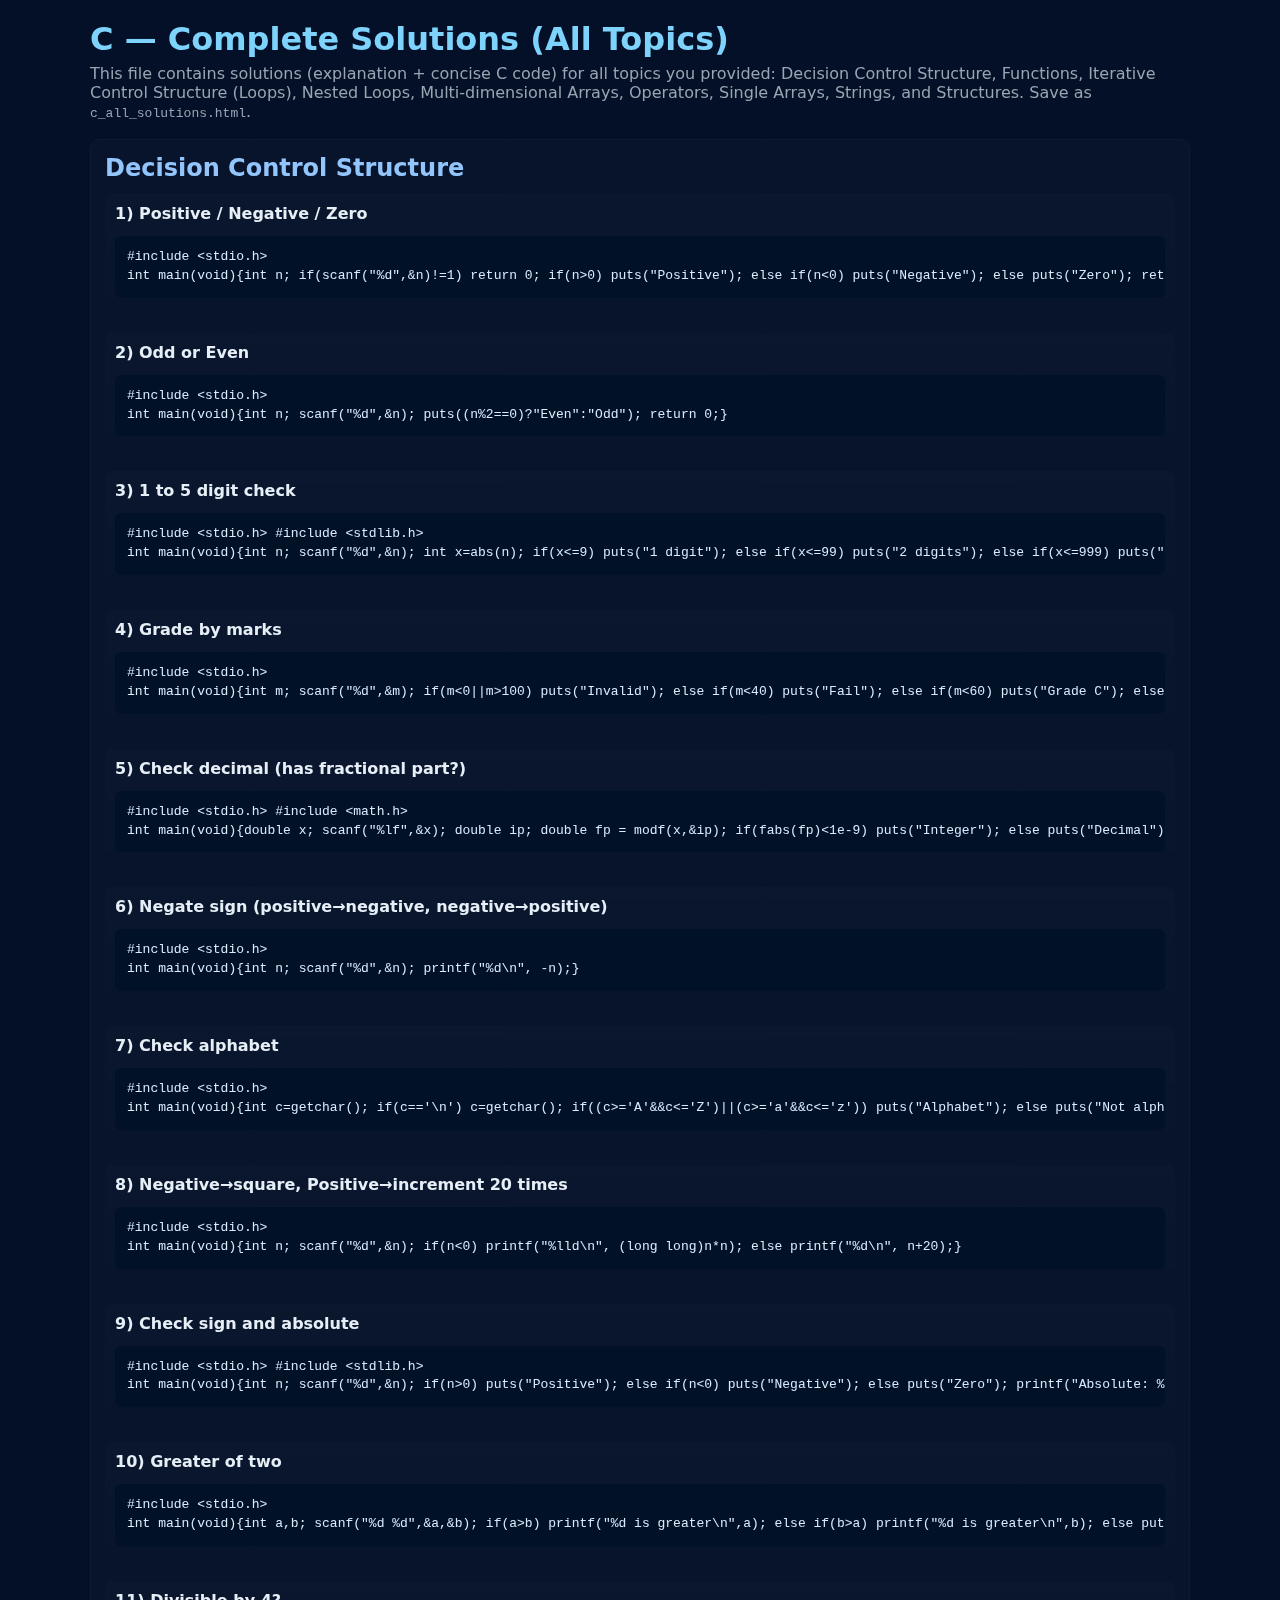
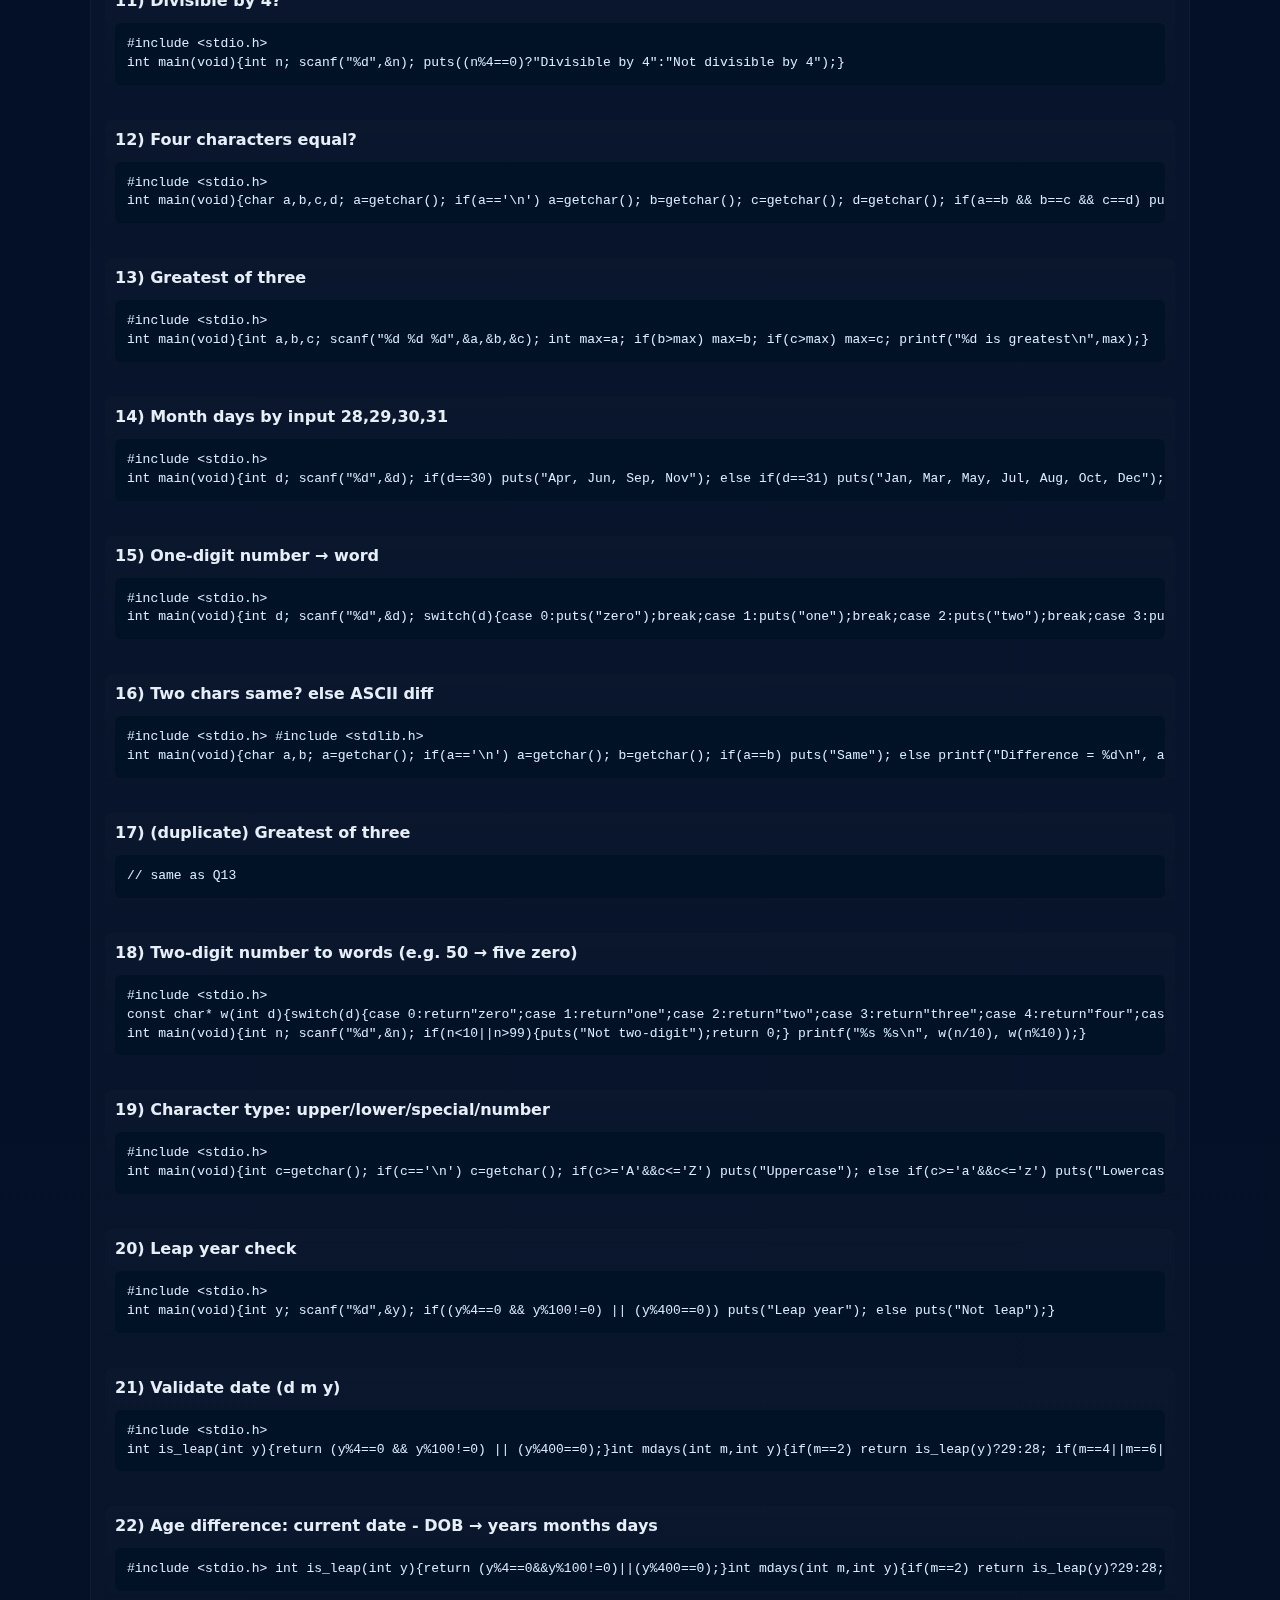
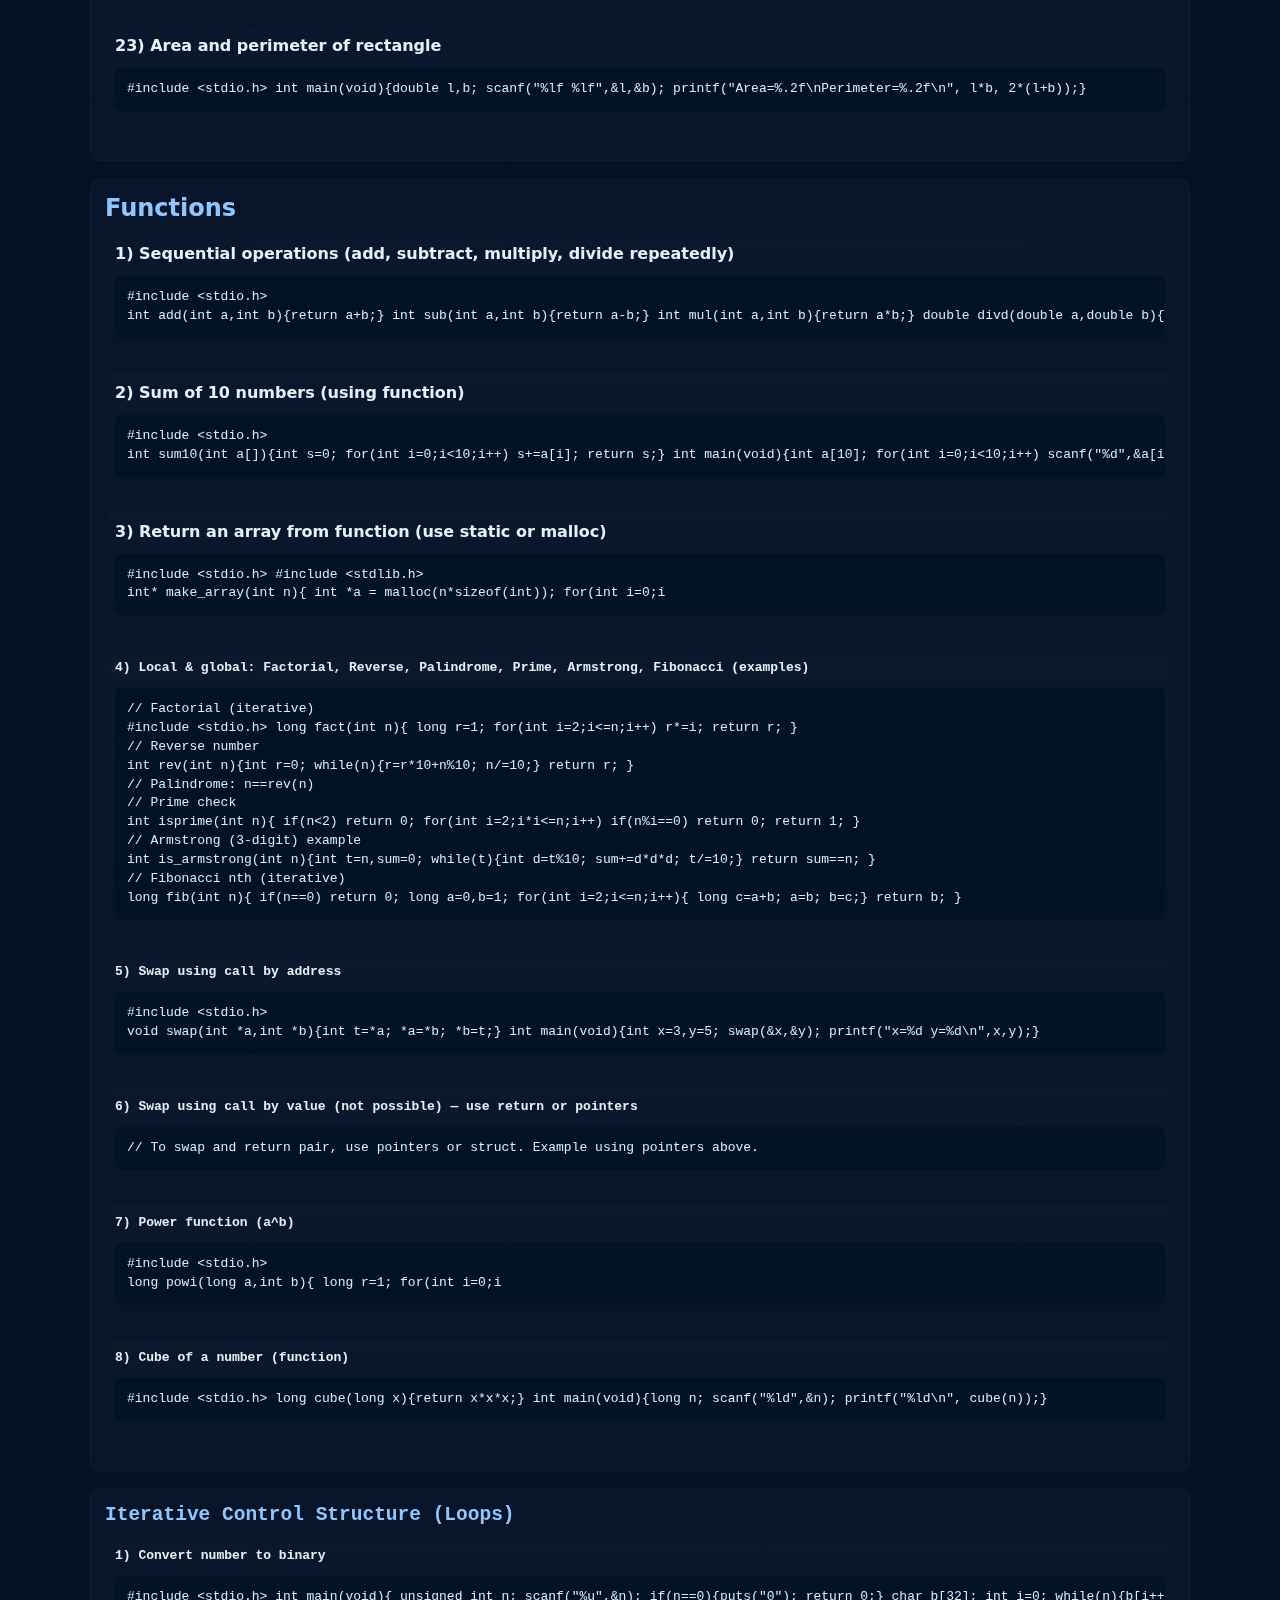
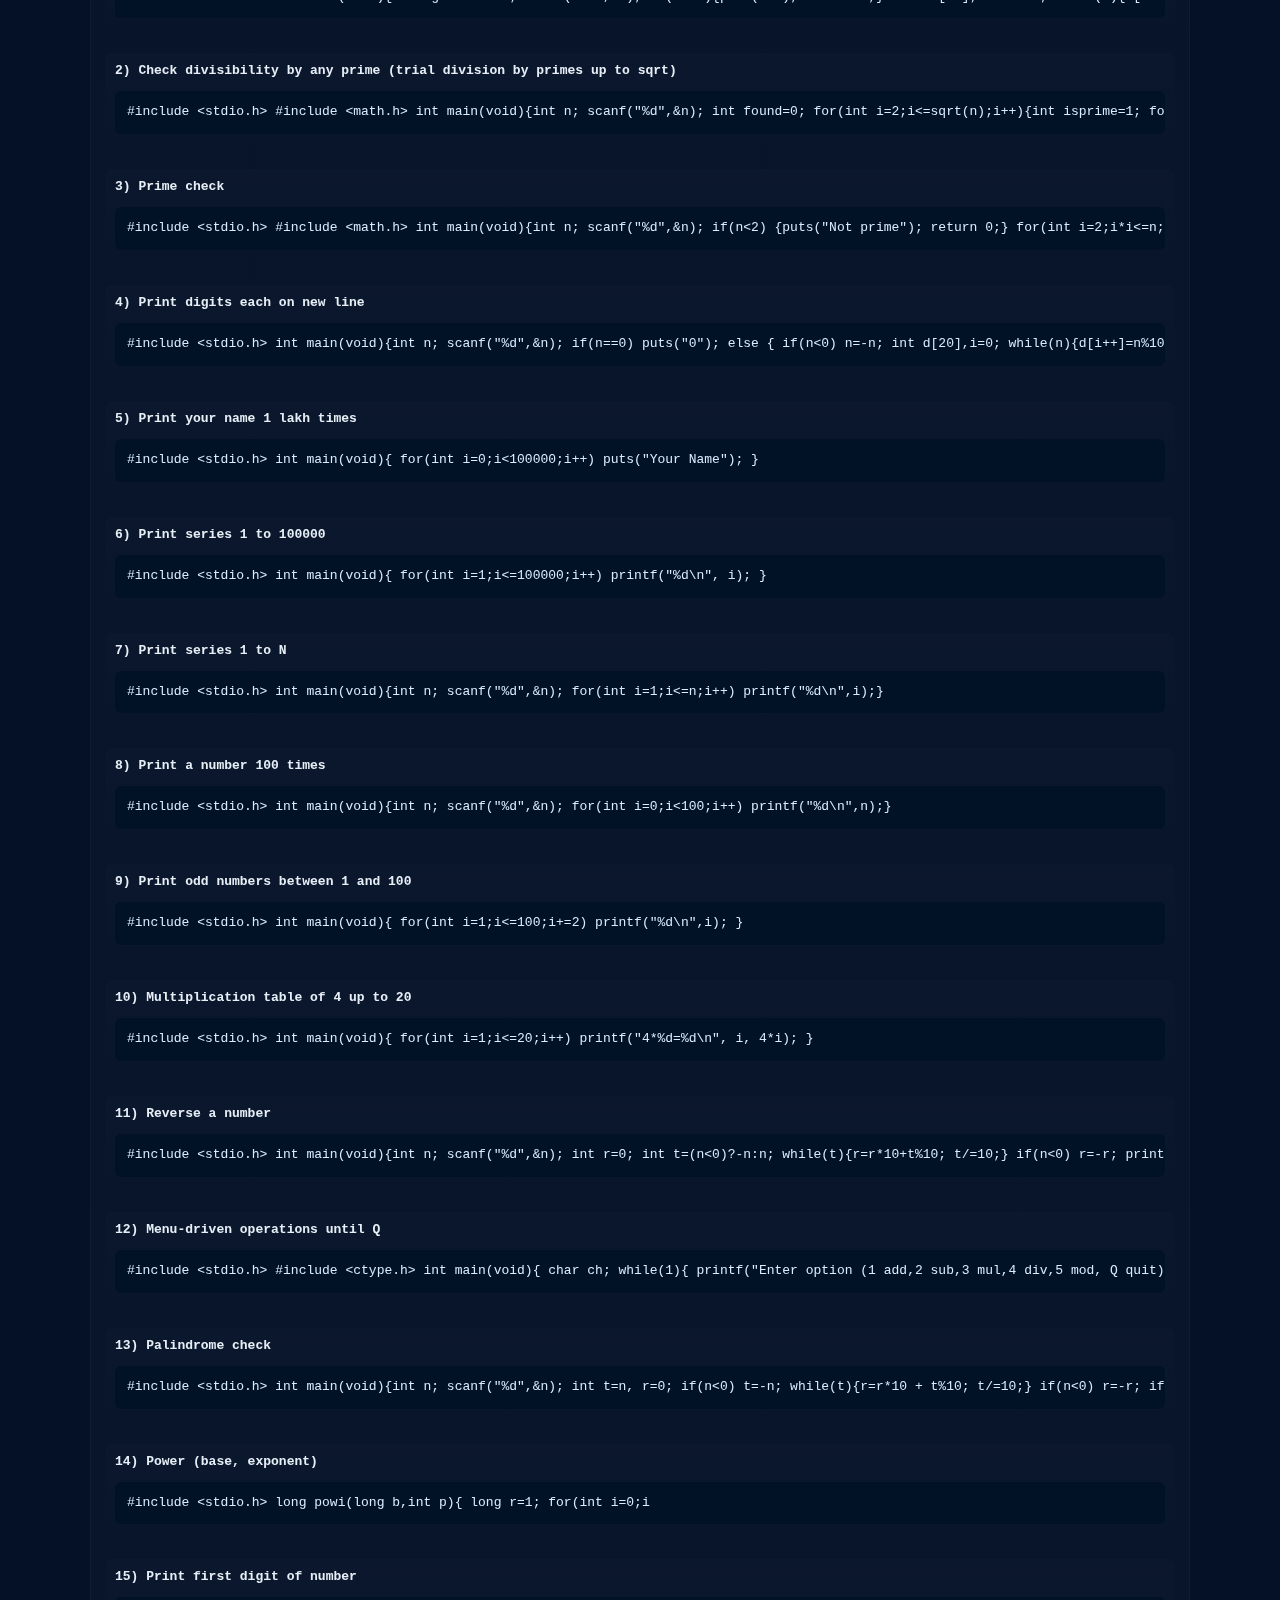
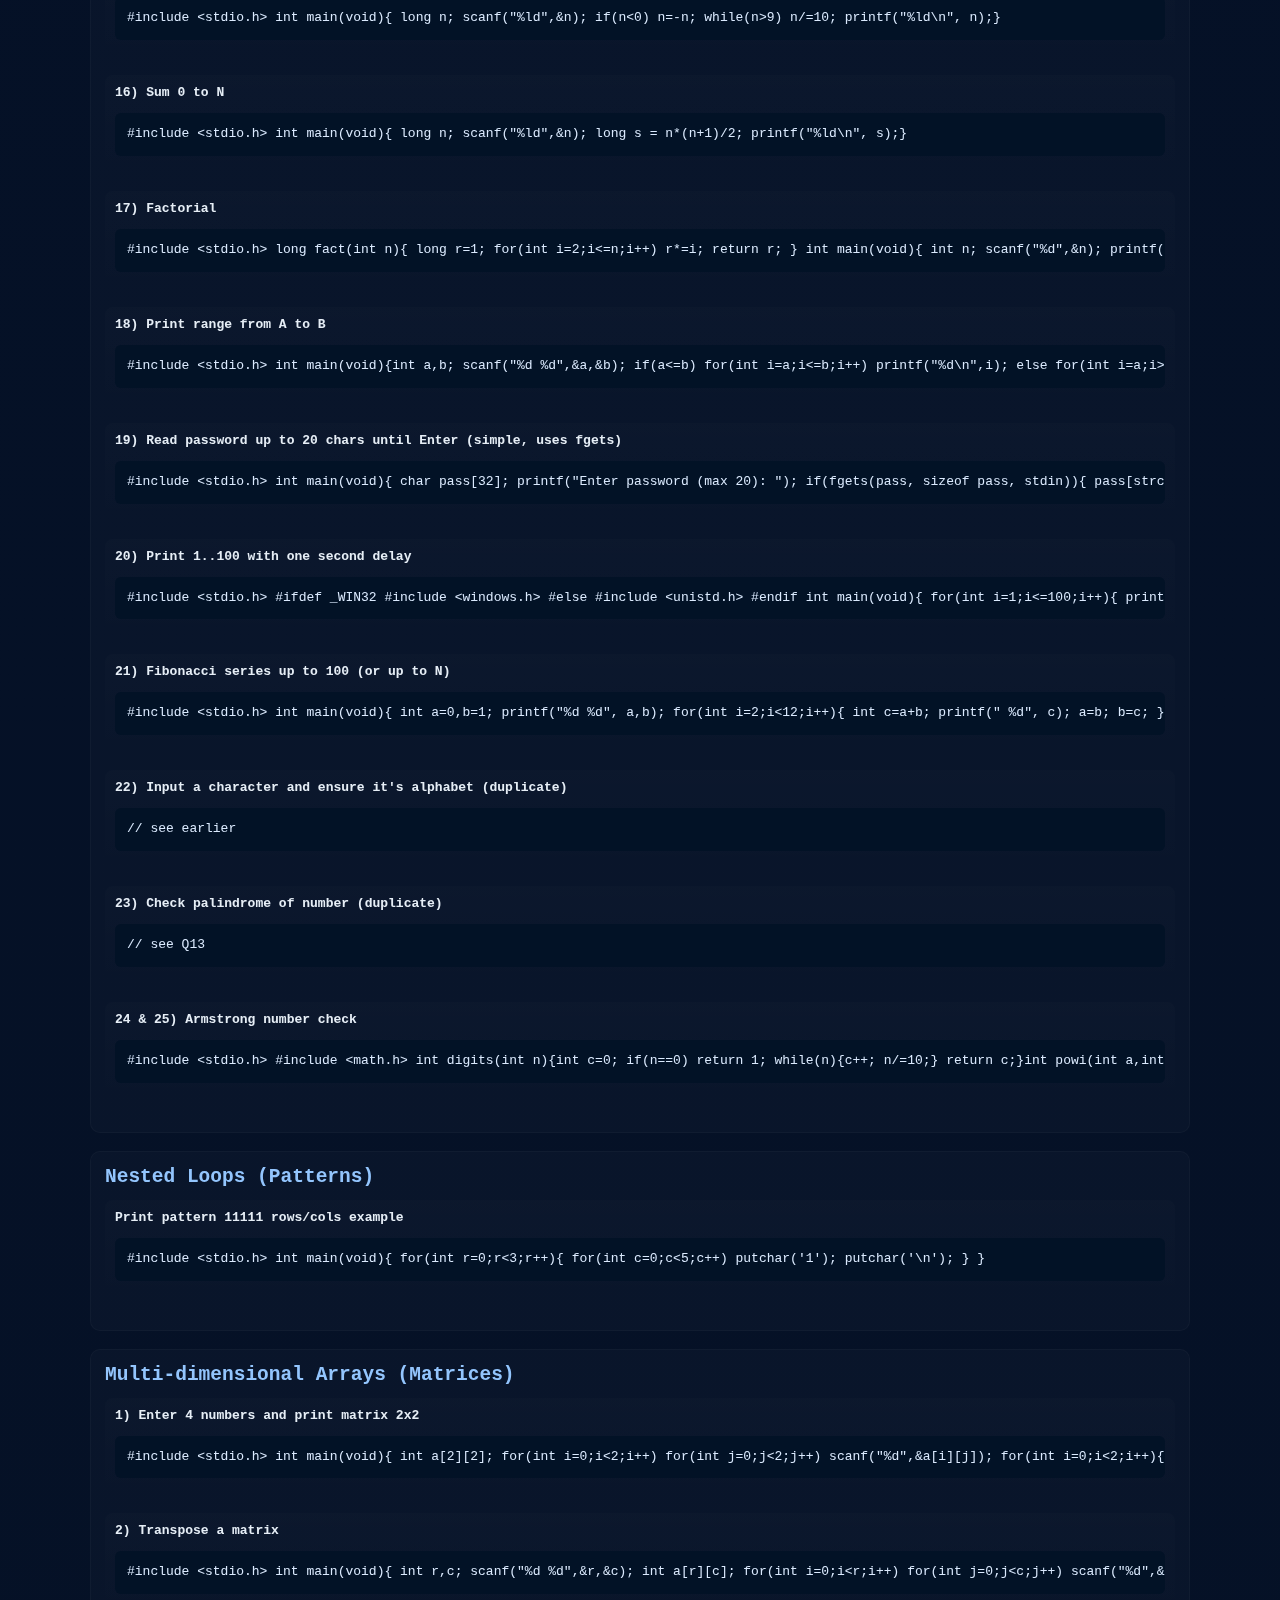
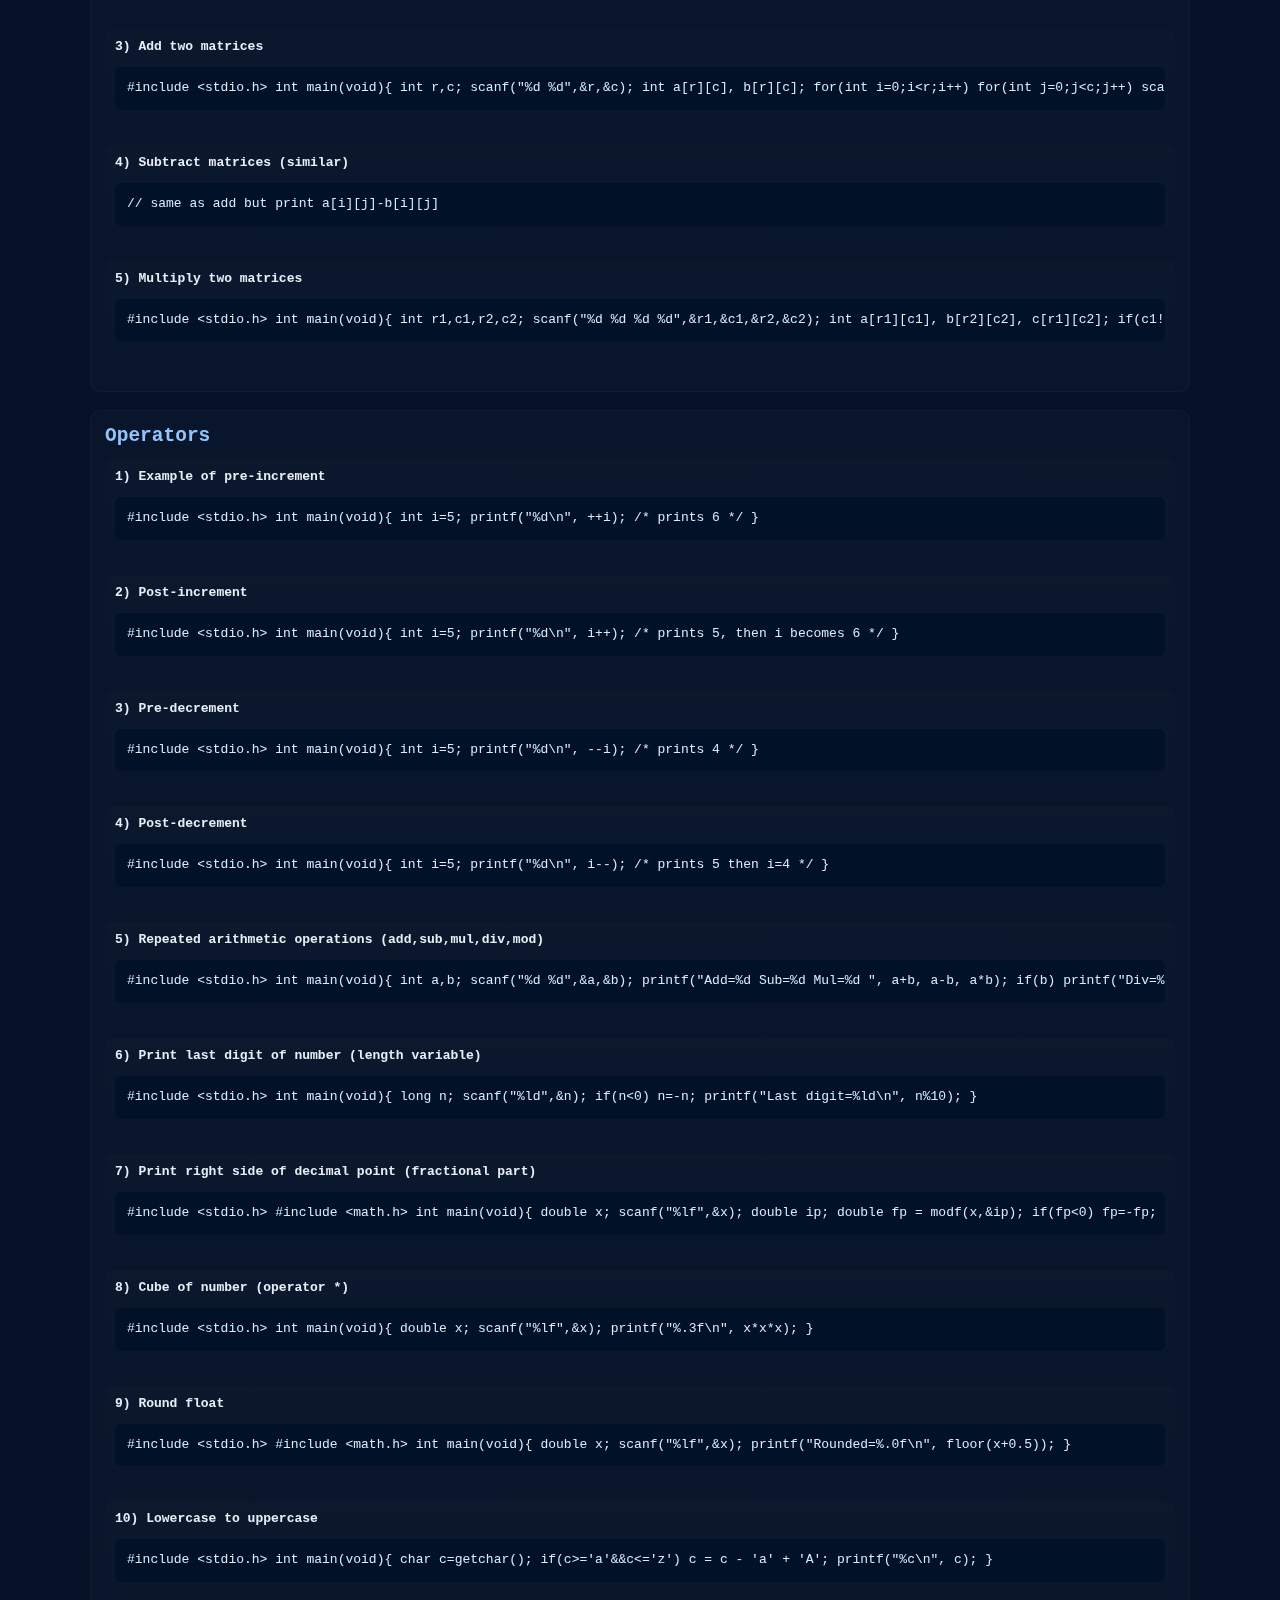
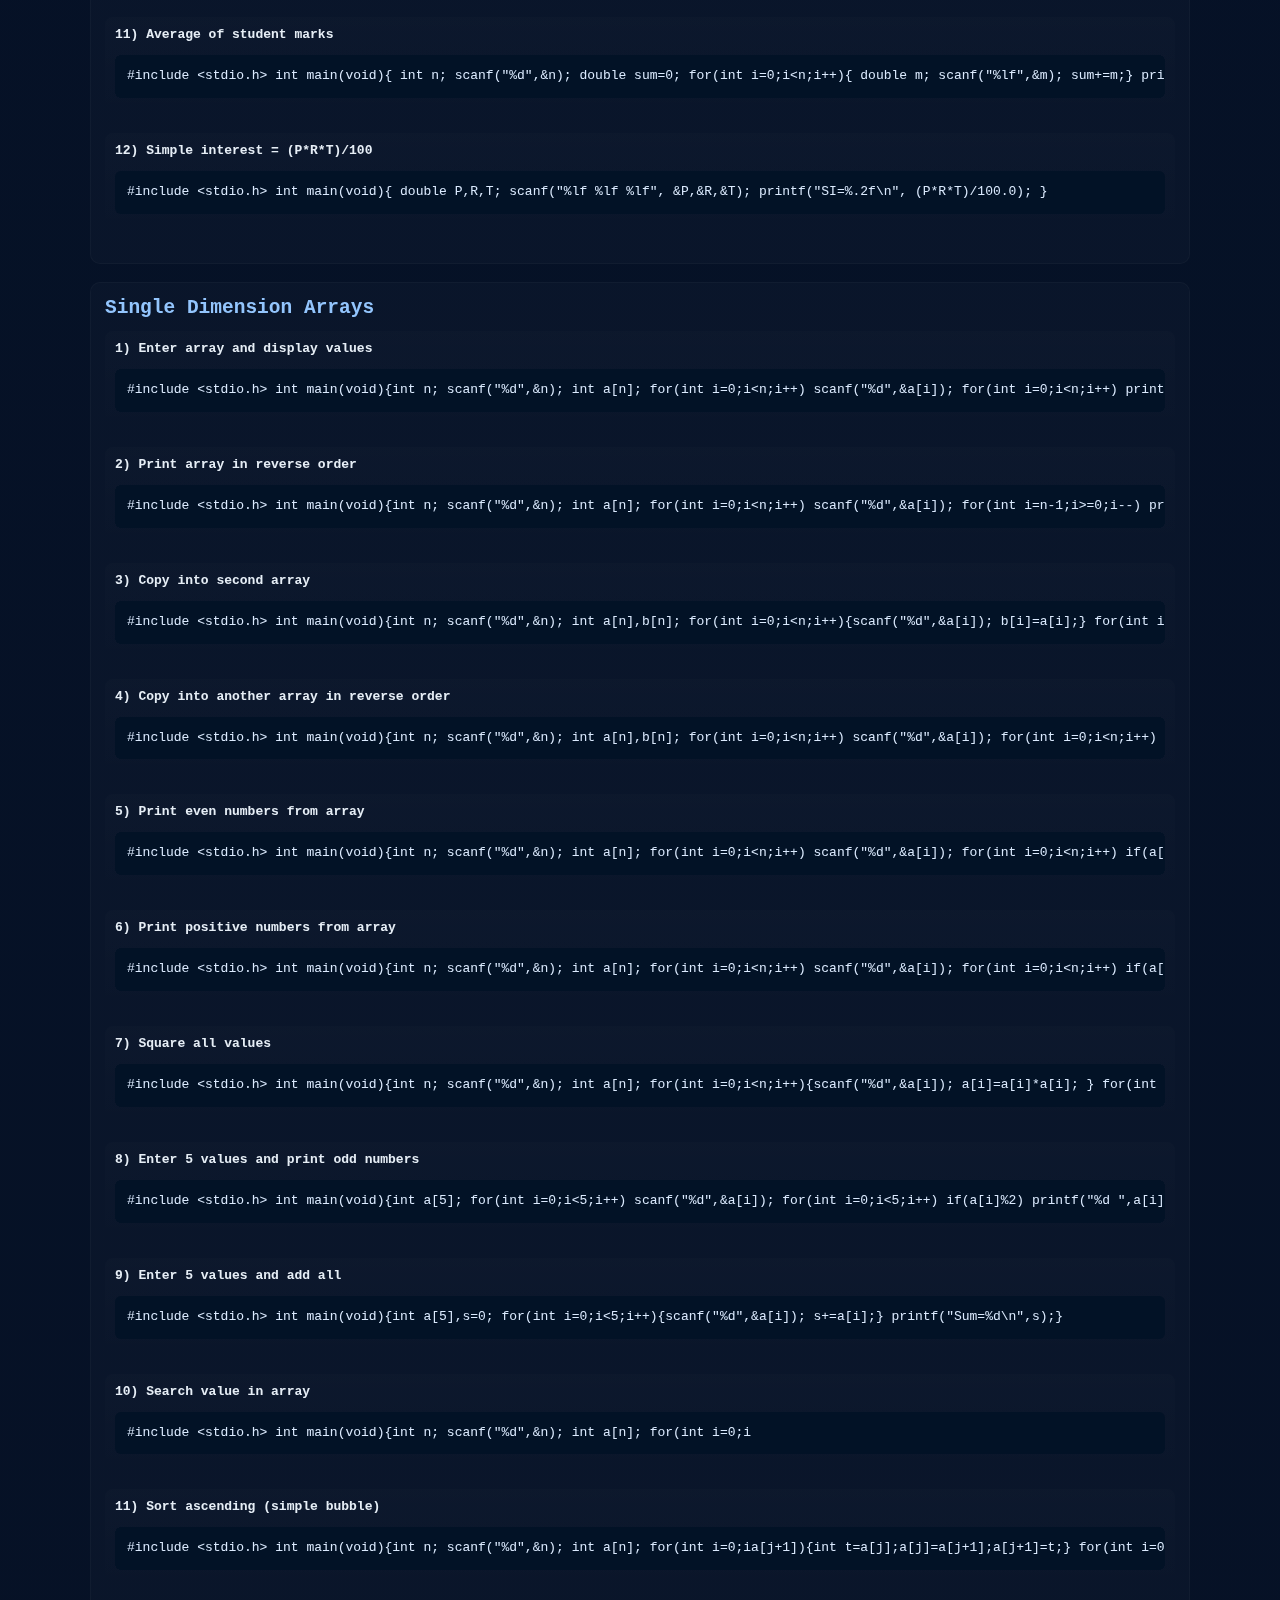
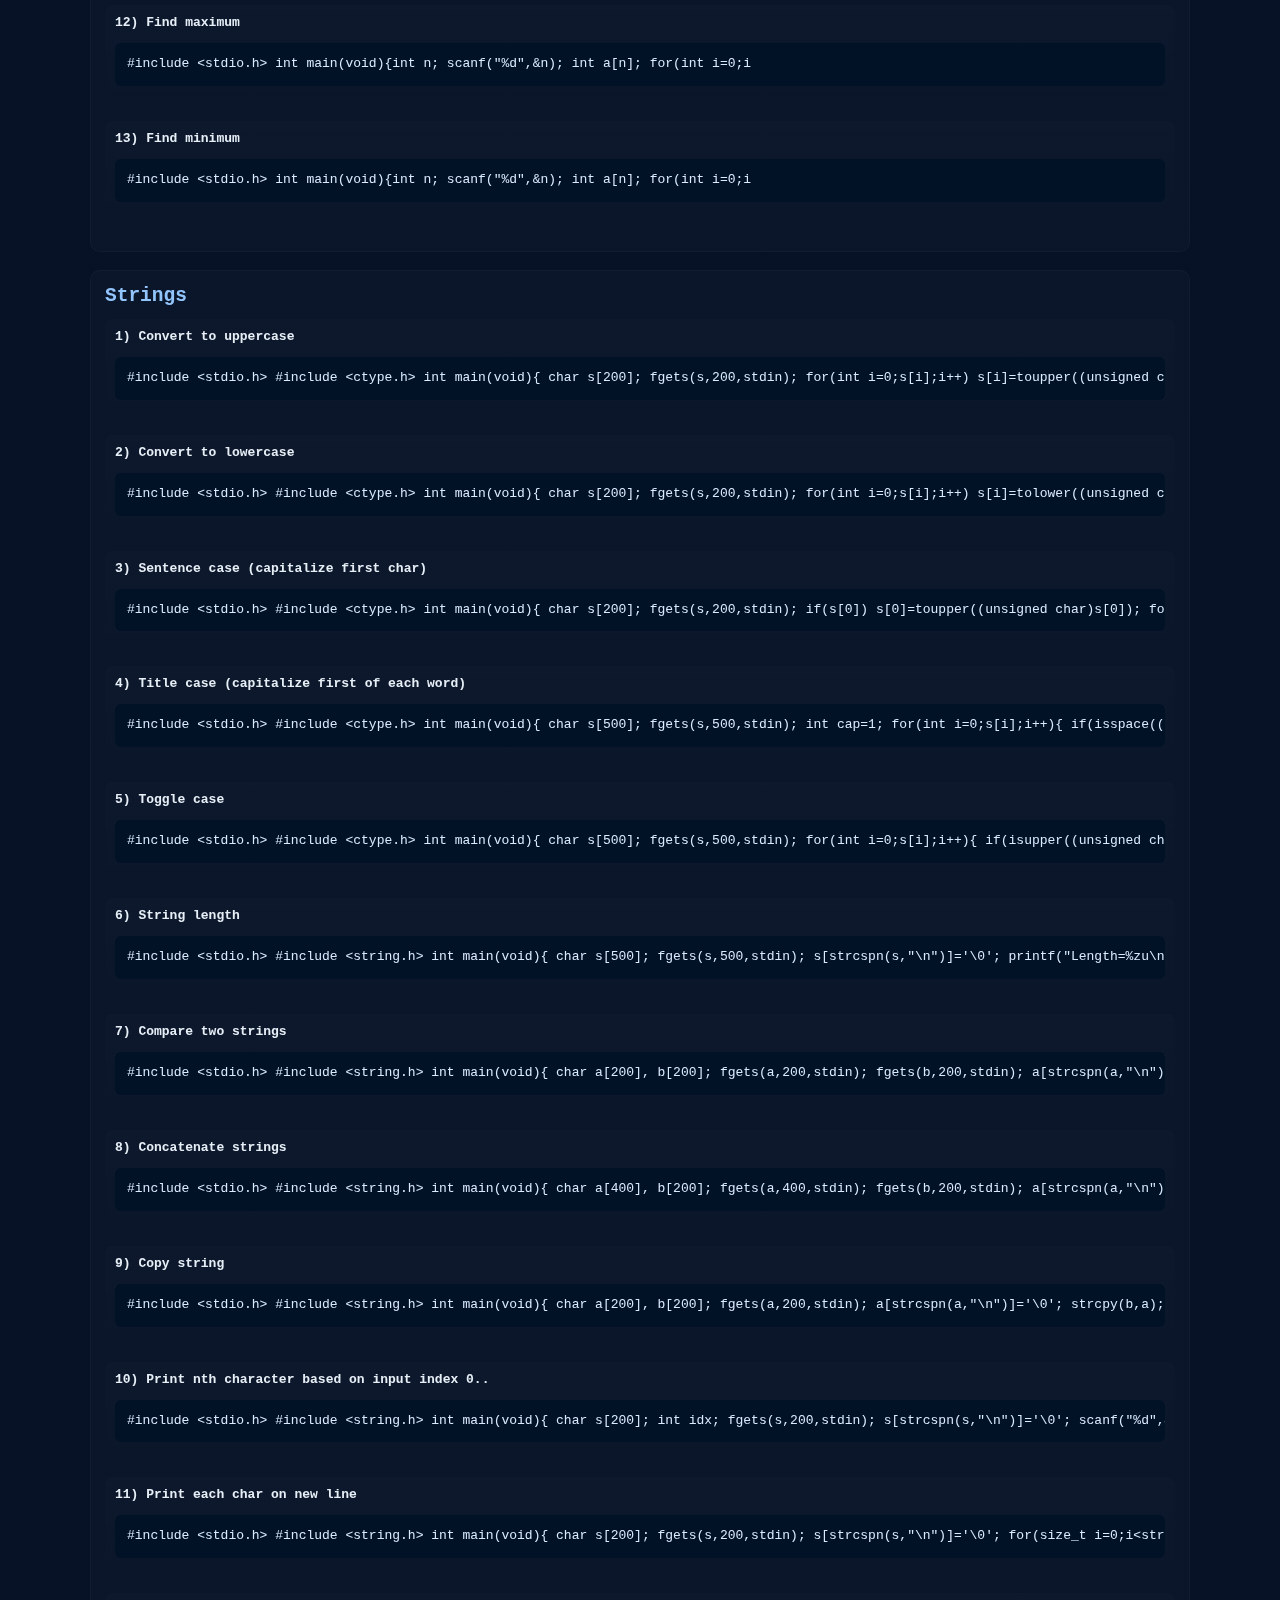
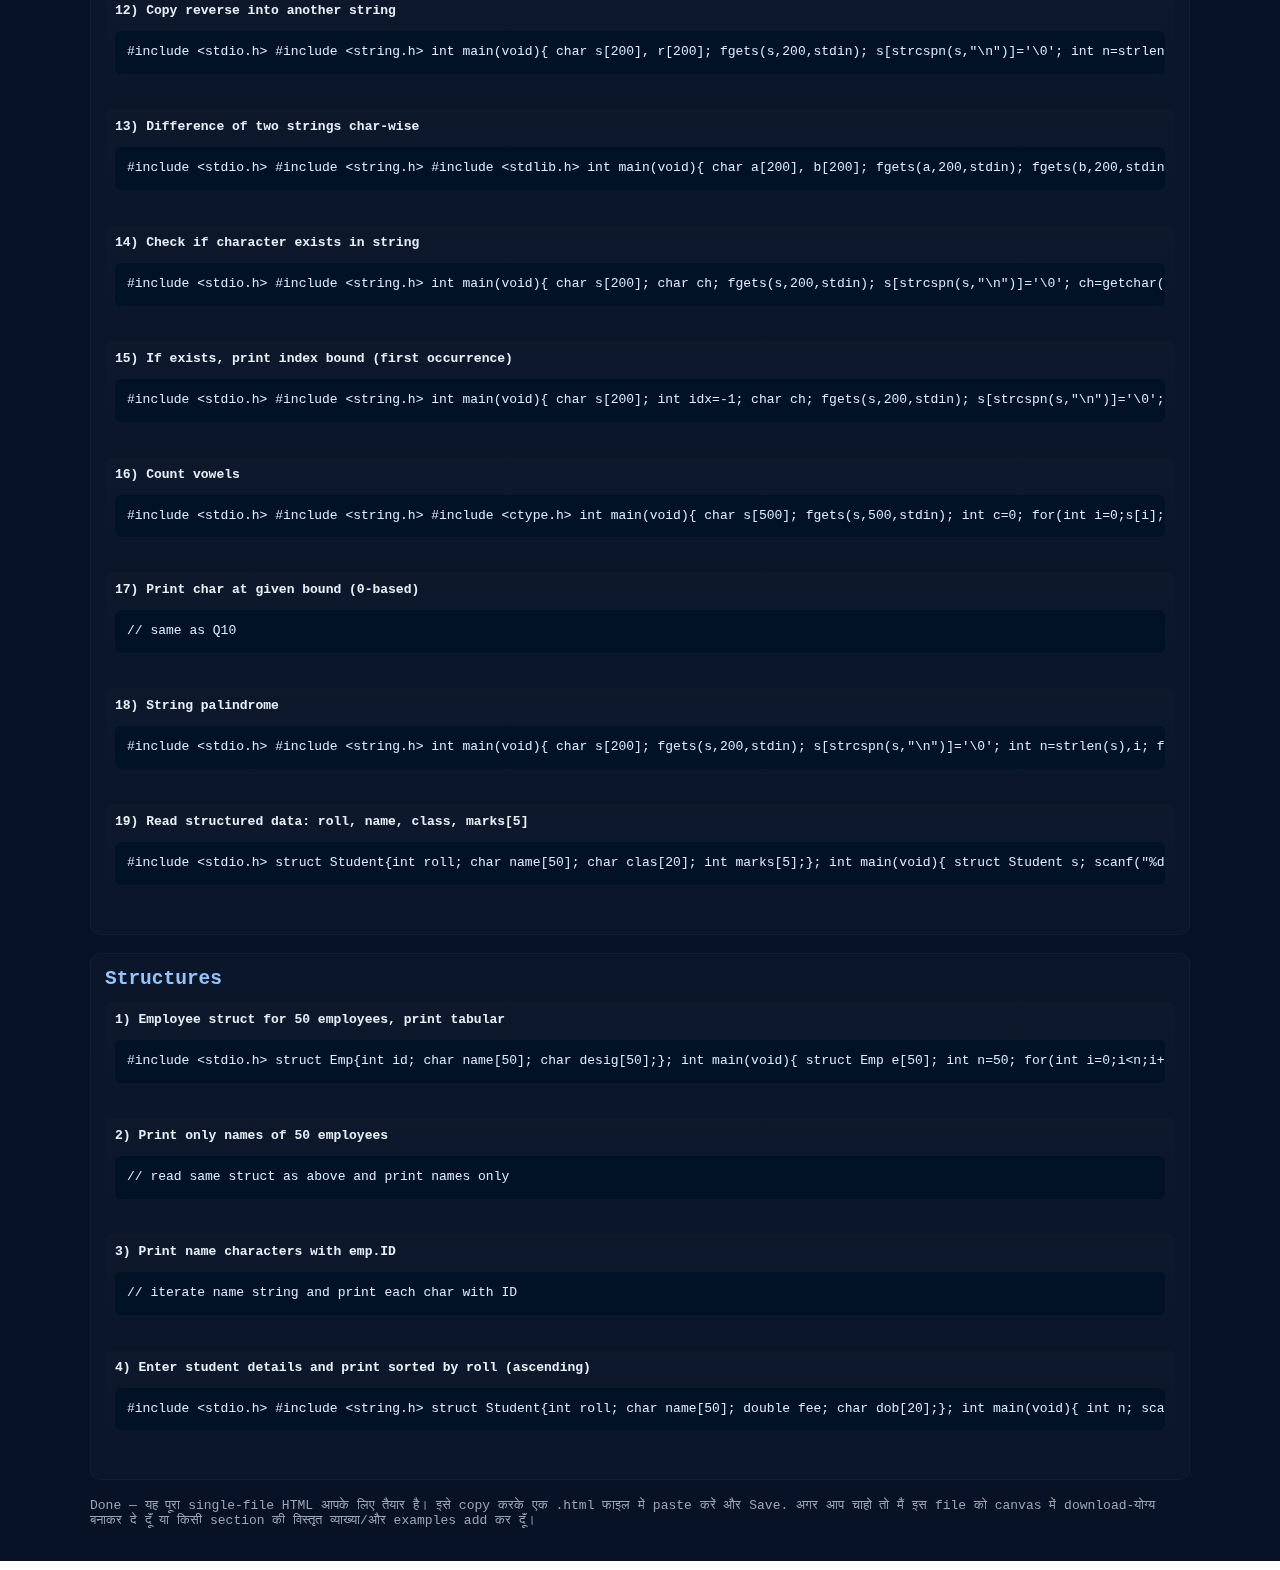
<file: C — Full Solutions (All Topics).html>
<!doctype html>
<html lang="en">
<head>
  <meta charset="utf-8" />
  <title>C — Full Solutions (All Topics)</title>
  <meta name="viewport" content="width=device-width,initial-scale=1" />
  <style>
    :root{--bg:#071029;--card:#0b1220;--mut:#9aa4b2;--accent:#7dd3fc}
    body{margin:0;font-family:Inter,system-ui,Segoe UI,Roboto,Arial;background:linear-gradient(180deg,#031027,#071226);color:#e6eef6;padding:20px}
    .wrap{max-width:1100px;margin:0 auto}
    header{display:flex;align-items:center;gap:12px}
    header h1{margin:0;color:var(--accent)}
    .intro{color:var(--mut);margin:6px 0 18px}
    section{background:rgba(255,255,255,0.02);border-radius:10px;padding:14px;margin-bottom:18px;border:1px solid rgba(255,255,255,0.03)}
    h2{margin:0 0 8px;color:#93c5fd}
    .q{margin:12px 0;padding:10px;border-radius:8px;background:linear-gradient(180deg, rgba(255,255,255,0.01), transparent)}
    .q strong{display:block;margin-bottom:8px}
    pre{background:#021226;padding:12px;border-radius:6px;overflow:auto;color:#dbeafe;font-size:13px;line-height:1.45}
    .note{color:var(--mut);font-size:13px}
    footer{color:var(--mut);margin-top:12px;font-size:13px}
    @media (max-width:700px){body{padding:12px}}
  </style>
</head>
<body>
  <div class="wrap">
    <header>
      <h1>C — Complete Solutions (All Topics)</h1>
    </header>
    <p class="intro">This file contains solutions (explanation + concise C code) for all topics you provided: Decision Control Structure, Functions, Iterative Control Structure (Loops), Nested Loops, Multi-dimensional Arrays, Operators, Single Arrays, Strings, and Structures. Save as <code>c_all_solutions.html</code>.</p>

    <!-- Decision Control Structure (already included previously) -->
    <section>
      <h2>Decision Control Structure</h2>
      <div class="q"><strong>1) Positive / Negative / Zero</strong>
<pre><code>#include &lt;stdio.h&gt;
int main(void){int n; if(scanf("%d",&n)!=1) return 0; if(n>0) puts("Positive"); else if(n<0) puts("Negative"); else puts("Zero"); return 0;}
</code></pre></div>
      <div class="q"><strong>2) Odd or Even</strong>
<pre><code>#include &lt;stdio.h&gt;
int main(void){int n; scanf("%d",&n); puts((n%2==0)?"Even":"Odd"); return 0;}
</code></pre></div>
      <div class="q"><strong>3) 1 to 5 digit check</strong>
<pre><code>#include &lt;stdio.h&gt; #include &lt;stdlib.h&gt;
int main(void){int n; scanf("%d",&n); int x=abs(n); if(x<=9) puts("1 digit"); else if(x<=99) puts("2 digits"); else if(x<=999) puts("3 digits"); else if(x<=9999) puts("4 digits"); else if(x<=99999) puts("5 digits"); else puts("More than 5 digits");}
</code></pre></div>
      <div class="q"><strong>4) Grade by marks</strong>
<pre><code>#include &lt;stdio.h&gt;
int main(void){int m; scanf("%d",&m); if(m<0||m>100) puts("Invalid"); else if(m<40) puts("Fail"); else if(m<60) puts("Grade C"); else if(m<80) puts("Grade B"); else puts("Grade A");}
</code></pre></div>
      <div class="q"><strong>5) Check decimal (has fractional part?)</strong>
<pre><code>#include &lt;stdio.h&gt; #include &lt;math.h&gt;
int main(void){double x; scanf("%lf",&x); double ip; double fp = modf(x,&ip); if(fabs(fp)&lt;1e-9) puts("Integer"); else puts("Decimal");}
</code></pre></div>
      <div class="q"><strong>6) Negate sign (positive→negative, negative→positive)</strong>
<pre><code>#include &lt;stdio.h&gt;
int main(void){int n; scanf("%d",&n); printf("%d\n", -n);}
</code></pre></div>
      <div class="q"><strong>7) Check alphabet</strong>
<pre><code>#include &lt;stdio.h&gt;
int main(void){int c=getchar(); if(c=='\n') c=getchar(); if((c&gt;='A'&&c&lt;='Z')||(c&gt;='a'&&c&lt;='z')) puts("Alphabet"); else puts("Not alphabet");}
</code></pre></div>
      <div class="q"><strong>8) Negative→square, Positive→increment 20 times</strong>
<pre><code>#include &lt;stdio.h&gt; 
int main(void){int n; scanf("%d",&n); if(n&lt;0) printf("%lld\n", (long long)n*n); else printf("%d\n", n+20);}
</code></pre></div>
      <div class="q"><strong>9) Check sign and absolute</strong>
<pre><code>#include &lt;stdio.h&gt; #include &lt;stdlib.h&gt;
int main(void){int n; scanf("%d",&n); if(n&gt;0) puts("Positive"); else if(n&lt;0) puts("Negative"); else puts("Zero"); printf("Absolute: %d\n", abs(n));}
</code></pre></div>
      <div class="q"><strong>10) Greater of two</strong>
<pre><code>#include &lt;stdio.h&gt;
int main(void){int a,b; scanf("%d %d",&a,&b); if(a&gt;b) printf("%d is greater\n",a); else if(b&gt;a) printf("%d is greater\n",b); else puts("Equal");}
</code></pre></div>
      <div class="q"><strong>11) Divisible by 4?</strong>
<pre><code>#include &lt;stdio.h&gt;
int main(void){int n; scanf("%d",&n); puts((n%4==0)?"Divisible by 4":"Not divisible by 4");}
</code></pre></div>
      <div class="q"><strong>12) Four characters equal?</strong>
<pre><code>#include &lt;stdio.h&gt;
int main(void){char a,b,c,d; a=getchar(); if(a=='\n') a=getchar(); b=getchar(); c=getchar(); d=getchar(); if(a==b && b==c && c==d) puts("All equal"); else puts("Not equal");}
</code></pre></div>
      <div class="q"><strong>13) Greatest of three</strong>
<pre><code>#include &lt;stdio.h&gt;
int main(void){int a,b,c; scanf("%d %d %d",&a,&b,&c); int max=a; if(b&gt;max) max=b; if(c&gt;max) max=c; printf("%d is greatest\n",max);}
</code></pre></div>
      <div class="q"><strong>14) Month days by input 28,29,30,31</strong>
<pre><code>#include &lt;stdio.h&gt;
int main(void){int d; scanf("%d",&d); if(d==30) puts("Apr, Jun, Sep, Nov"); else if(d==31) puts("Jan, Mar, May, Jul, Aug, Oct, Dec"); else if(d==28) puts("Feb - non-leap"); else if(d==29) puts("Feb - leap"); else puts("Invalid");}
</code></pre></div>
      <div class="q"><strong>15) One-digit number → word</strong>
<pre><code>#include &lt;stdio.h&gt;
int main(void){int d; scanf("%d",&d); switch(d){case 0:puts("zero");break;case 1:puts("one");break;case 2:puts("two");break;case 3:puts("three");break;case 4:puts("four");break;case 5:puts("five");break;case 6:puts("six");break;case 7:puts("seven");break;case 8:puts("eight");break;case 9:puts("nine");break;default:puts("Not single digit");}}
</code></pre></div>
      <div class="q"><strong>16) Two chars same? else ASCII diff</strong>
<pre><code>#include &lt;stdio.h&gt; #include &lt;stdlib.h&gt;
int main(void){char a,b; a=getchar(); if(a=='\n') a=getchar(); b=getchar(); if(a==b) puts("Same"); else printf("Difference = %d\n", abs(a-b));}
</code></pre></div>
      <div class="q"><strong>17) (duplicate) Greatest of three</strong>
      <pre><code>// same as Q13</code></pre></div>
      <div class="q"><strong>18) Two-digit number to words (e.g. 50 → five zero)</strong>
      <pre><code>#include &lt;stdio.h&gt;
const char* w(int d){switch(d){case 0:return"zero";case 1:return"one";case 2:return"two";case 3:return"three";case 4:return"four";case 5:return"five";case 6:return"six";case 7:return"seven";case 8:return"eight";case 9:return"nine";}return"";}
int main(void){int n; scanf("%d",&n); if(n<10||n>99){puts("Not two-digit");return 0;} printf("%s %s\n", w(n/10), w(n%10));}
</code></pre></div>
      <div class="q"><strong>19) Character type: upper/lower/special/number</strong>
      <pre><code>#include &lt;stdio.h&gt;
int main(void){int c=getchar(); if(c=='\n') c=getchar(); if(c>='A'&&c<='Z') puts("Uppercase"); else if(c>='a'&&c<='z') puts("Lowercase"); else if(c>='0'&&c<='9') puts("Digit"); else puts("Special character");}
</code></pre></div>
      <div class="q"><strong>20) Leap year check</strong>
      <pre><code>#include &lt;stdio.h&gt;
int main(void){int y; scanf("%d",&y); if((y%4==0 && y%100!=0) || (y%400==0)) puts("Leap year"); else puts("Not leap");}
</code></pre></div>
      <div class="q"><strong>21) Validate date (d m y)</strong>
      <pre><code>#include &lt;stdio.h&gt;
int is_leap(int y){return (y%4==0 && y%100!=0) || (y%400==0);}int mdays(int m,int y){if(m==2) return is_leap(y)?29:28; if(m==4||m==6||m==9||m==11) return 30; return 31;}int main(void){int d,m,y; scanf("%d %d %d",&d,&m,&y); if(y<=0||m<1||m>12||d<1||d>mdays(m,y)) puts("Invalid"); else puts("Valid");}
</code></pre></div>
      <div class="q"><strong>22) Age difference: current date - DOB → years months days</strong>
      <pre><code>#include &lt;stdio.h&gt; int is_leap(int y){return (y%4==0&&y%100!=0)||(y%400==0);}int mdays(int m,int y){if(m==2) return is_leap(y)?29:28; if(m==4||m==6||m==9||m==11) return 30; return 31;}int main(void){int cd,cm,cy,bd,bm,by; scanf("%d %d %d",&cd,&cm,&cy); scanf("%d %d %d",&bd,&bm,&by); if(by>cy||(by==cy&&bm>cm)||(by==cy&&bm==cm&&bd>cd)){puts("DOB in future");return 0;} int d=cd-bd,m=cm-bm,y=cy-by; if(d<0){m--; d+=mdays((cm==1)?12:cm-1,(cm==1)?cy-1:cy);} if(m<0){y--; m+=12;} printf("Age: %d years, %d months, %d days\n",y,m,d);}
</code></pre></div>
      <div class="q"><strong>23) Area and perimeter of rectangle</strong>
      <pre><code>#include &lt;stdio.h&gt; int main(void){double l,b; scanf("%lf %lf",&l,&b); printf("Area=%.2f\nPerimeter=%.2f\n", l*b, 2*(l+b));}
</code></pre></div>
    </section>

    <!-- Functions -->
    <section>
      <h2>Functions</h2>
      <div class="q"><strong>1) Sequential operations (add, subtract, multiply, divide repeatedly)</strong>
<pre><code>#include &lt;stdio.h&gt;
int add(int a,int b){return a+b;} int sub(int a,int b){return a-b;} int mul(int a,int b){return a*b;} double divd(double a,double b){return a/b;}int main(void){int a,b; printf("Enter two integers: "); if(scanf("%d %d",&a,&b)!=2) return 0; printf("Add=%d\n", add(a,b)); printf("Sub=%d\n", sub(a,b)); printf("Mul=%d\n", mul(a,b)); if(b!=0) printf("Div=%.2f\n", divd((double)a,b)); else puts("Cannot divide by zero");}
</code></pre></div>
      <div class="q"><strong>2) Sum of 10 numbers (using function)</strong>
<pre><code>#include &lt;stdio.h&gt;
int sum10(int a[]){int s=0; for(int i=0;i<10;i++) s+=a[i]; return s;} int main(void){int a[10]; for(int i=0;i<10;i++) scanf("%d",&a[i]); printf("Sum=%d\n", sum10(a));}
</code></pre></div>
      <div class="q"><strong>3) Return an array from function (use static or malloc)</strong>
<pre><code>#include &lt;stdio.h&gt; #include &lt;stdlib.h&gt;
int* make_array(int n){ int *a = malloc(n*sizeof(int)); for(int i=0;i<n;i++) a[i]=i+1; return a; }
int main(void){ int n=5; int *arr = make_array(n); for(int i=0;i<n;i++) printf("%d ",arr[i]); free(arr); }
</code></pre></div>
      <div class="q"><strong>4) Local &amp; global: Factorial, Reverse, Palindrome, Prime, Armstrong, Fibonacci (examples)</strong>
<pre><code>// Factorial (iterative)
#include &lt;stdio.h&gt; long fact(int n){ long r=1; for(int i=2;i<=n;i++) r*=i; return r; }
// Reverse number
int rev(int n){int r=0; while(n){r=r*10+n%10; n/=10;} return r; }
// Palindrome: n==rev(n)
// Prime check
int isprime(int n){ if(n&lt;2) return 0; for(int i=2;i*i<=n;i++) if(n%i==0) return 0; return 1; }
// Armstrong (3-digit) example
int is_armstrong(int n){int t=n,sum=0; while(t){int d=t%10; sum+=d*d*d; t/=10;} return sum==n; }
// Fibonacci nth (iterative)
long fib(int n){ if(n==0) return 0; long a=0,b=1; for(int i=2;i<=n;i++){ long c=a+b; a=b; b=c;} return b; }
</code></pre></div>
      <div class="q"><strong>5) Swap using call by address</strong>
<pre><code>#include &lt;stdio.h&gt;
void swap(int *a,int *b){int t=*a; *a=*b; *b=t;} int main(void){int x=3,y=5; swap(&x,&y); printf("x=%d y=%d\n",x,y);} 
</code></pre></div>
      <div class="q"><strong>6) Swap using call by value (not possible) — use return or pointers</strong>
<pre><code>// To swap and return pair, use pointers or struct. Example using pointers above.
</code></pre></div>
      <div class="q"><strong>7) Power function (a^b)</strong>
<pre><code>#include &lt;stdio.h&gt;
long powi(long a,int b){ long r=1; for(int i=0;i<b;i++) r*=a; return r; }
int main(void){ long a; int b; scanf("%ld %d", &a,&b); printf("%ld\n", powi(a,b)); }
</code></pre></div>
      <div class="q"><strong>8) Cube of a number (function)</strong>
<pre><code>#include &lt;stdio.h&gt; long cube(long x){return x*x*x;} int main(void){long n; scanf("%ld",&n); printf("%ld\n", cube(n));}
</code></pre></div>
    </section>

    <!-- Iterative Control Structure (Loops) -->
    <section>
      <h2>Iterative Control Structure (Loops)</h2>
      <div class="q"><strong>1) Convert number to binary</strong>
        <pre><code>#include &lt;stdio.h&gt; int main(void){ unsigned int n; scanf("%u",&n); if(n==0){puts("0"); return 0;} char b[32]; int i=0; while(n){b[i++]= '0' + (n&1); n>>=1;} while(i--) putchar(b[i]); putchar('\n');}
</code></pre></div>
      <div class="q"><strong>2) Check divisibility by any prime (trial division by primes up to sqrt)</strong>
        <pre><code>#include &lt;stdio.h&gt; #include &lt;math.h&gt; int main(void){int n; scanf("%d",&n); int found=0; for(int i=2;i<=sqrt(n);i++){int isprime=1; for(int j=2;j*j<=i;j++) if(i%j==0){isprime=0;break;} if(isprime && n%i==0){ printf("Divisible by prime %d\n",i); found=1; } } if(!found) puts("No small prime divisor found");}
</code></pre></div>
      <div class="q"><strong>3) Prime check</strong>
        <pre><code>#include &lt;stdio.h&gt; #include &lt;math.h&gt; int main(void){int n; scanf("%d",&n); if(n&lt;2) {puts("Not prime"); return 0;} for(int i=2;i*i<=n;i++) if(n%i==0){puts("Not prime"); return 0;} puts("Prime");}
</code></pre></div>
      <div class="q"><strong>4) Print digits each on new line</strong>
        <pre><code>#include &lt;stdio.h&gt; int main(void){int n; scanf("%d",&n); if(n==0) puts("0"); else { if(n&lt;0) n=-n; int d[20],i=0; while(n){d[i++]=n%10; n/=10;} while(i--) printf("%d\n", d[i]); } }
</code></pre></div>
      <div class="q"><strong>5) Print your name 1 lakh times</strong>
        <pre><code>#include &lt;stdio.h&gt; int main(void){ for(int i=0;i<100000;i++) puts("Your Name"); }
</code></pre></div>
      <div class="q"><strong>6) Print series 1 to 100000</strong>
        <pre><code>#include &lt;stdio.h&gt; int main(void){ for(int i=1;i<=100000;i++) printf("%d\n", i); }
</code></pre></div>
      <div class="q"><strong>7) Print series 1 to N</strong>
        <pre><code>#include &lt;stdio.h&gt; int main(void){int n; scanf("%d",&n); for(int i=1;i<=n;i++) printf("%d\n",i);} 
</code></pre></div>
      <div class="q"><strong>8) Print a number 100 times</strong>
        <pre><code>#include &lt;stdio.h&gt; int main(void){int n; scanf("%d",&n); for(int i=0;i<100;i++) printf("%d\n",n);} 
</code></pre></div>
      <div class="q"><strong>9) Print odd numbers between 1 and 100</strong>
        <pre><code>#include &lt;stdio.h&gt; int main(void){ for(int i=1;i<=100;i+=2) printf("%d\n",i); }
</code></pre></div>
      <div class="q"><strong>10) Multiplication table of 4 up to 20</strong>
        <pre><code>#include &lt;stdio.h&gt; int main(void){ for(int i=1;i<=20;i++) printf("4*%d=%d\n", i, 4*i); }
</code></pre></div>
      <div class="q"><strong>11) Reverse a number</strong>
        <pre><code>#include &lt;stdio.h&gt; int main(void){int n; scanf("%d",&n); int r=0; int t=(n<0)?-n:n; while(t){r=r*10+t%10; t/=10;} if(n<0) r=-r; printf("%d\n", r);} 
</code></pre></div>
      <div class="q"><strong>12) Menu-driven operations until Q</strong>
        <pre><code>#include &lt;stdio.h&gt; #include &lt;ctype.h&gt; int main(void){ char ch; while(1){ printf("Enter option (1 add,2 sub,3 mul,4 div,5 mod, Q quit): "); ch=getchar(); while(getchar()!='\n'); if(toupper(ch)=='Q') break; int a,b; if(ch>='1'&&ch<='5'){ printf("Enter two ints: "); if(scanf("%d %d",&a,&b)!=2) break; while(getchar()!='\n'); if(ch=='1') printf("%d\n", a+b); else if(ch=='2') printf("%d\n", a-b); else if(ch=='3') printf("%d\n", a*b); else if(ch=='4'){ if(b) printf("%d\n", a/b); else puts("Div by zero"); } else if(ch=='5'){ if(b) printf("%d\n", a%b); else puts("Mod by zero"); } } }
</code></pre></div>
      <div class="q"><strong>13) Palindrome check</strong>
        <pre><code>#include &lt;stdio.h&gt; int main(void){int n; scanf("%d",&n); int t=n, r=0; if(n&lt;0) t=-n; while(t){r=r*10 + t%10; t/=10;} if(n<0) r=-r; if(r==n) puts("Palindrome"); else puts("Not palindrome");}
</code></pre></div>
      <div class="q"><strong>14) Power (base, exponent)</strong>
        <pre><code>#include &lt;stdio.h&gt; long powi(long b,int p){ long r=1; for(int i=0;i<p;i++) r*=b; return r;} int main(void){ long b; int p; scanf("%ld %d",&b,&p); printf("%ld\n", powi(b,p));}
</code></pre></div>
      <div class="q"><strong>15) Print first digit of number</strong>
        <pre><code>#include &lt;stdio.h&gt; int main(void){ long n; scanf("%ld",&n); if(n&lt;0) n=-n; while(n&gt;9) n/=10; printf("%ld\n", n);}
</code></pre></div>
      <div class="q"><strong>16) Sum 0 to N</strong>
        <pre><code>#include &lt;stdio.h&gt; int main(void){ long n; scanf("%ld",&n); long s = n*(n+1)/2; printf("%ld\n", s);}
</code></pre></div>
      <div class="q"><strong>17) Factorial</strong>
        <pre><code>#include &lt;stdio.h&gt; long fact(int n){ long r=1; for(int i=2;i<=n;i++) r*=i; return r; } int main(void){ int n; scanf("%d",&n); printf("%ld\n", fact(n));}
</code></pre></div>
      <div class="q"><strong>18) Print range from A to B</strong>
        <pre><code>#include &lt;stdio.h&gt; int main(void){int a,b; scanf("%d %d",&a,&b); if(a<=b) for(int i=a;i<=b;i++) printf("%d\n",i); else for(int i=a;i>=b;i--) printf("%d\n",i);} 
</code></pre></div>
      <div class="q"><strong>19) Read password up to 20 chars until Enter (simple, uses fgets)</strong>
        <pre><code>#include &lt;stdio.h&gt; int main(void){ char pass[32]; printf("Enter password (max 20): "); if(fgets(pass, sizeof pass, stdin)){ pass[strcspn(pass,"\n")]='\0'; printf("Length=%zu\n", strlen(pass)); } }
</code></pre></div>
      <div class="q"><strong>20) Print 1..100 with one second delay</strong>
        <pre><code>#include &lt;stdio.h&gt; #ifdef _WIN32 #include &lt;windows.h&gt; #else #include &lt;unistd.h&gt; #endif int main(void){ for(int i=1;i<=100;i++){ printf("%d\n",i); fflush(stdout); #ifdef _WIN32 Sleep(1000); #else sleep(1); #endif } }
</code></pre></div>
      <div class="q"><strong>21) Fibonacci series up to 100 (or up to N)</strong>
        <pre><code>#include &lt;stdio.h&gt; int main(void){ int a=0,b=1; printf("%d %d", a,b); for(int i=2;i&lt;12;i++){ int c=a+b; printf(" %d", c); a=b; b=c; } printf("\n"); }
</code></pre></div>
      <div class="q"><strong>22) Input a character and ensure it's alphabet (duplicate)</strong>
        <pre><code>// see earlier</code></pre></div>
      <div class="q"><strong>23) Check palindrome of number (duplicate)</strong>
        <pre><code>// see Q13</code></pre></div>
      <div class="q"><strong>24 &amp; 25) Armstrong number check</strong>
        <pre><code>#include &lt;stdio.h&gt; #include &lt;math.h&gt; int digits(int n){int c=0; if(n==0) return 1; while(n){c++; n/=10;} return c;}int powi(int a,int b){int r=1; while(b--) r*=a; return r;}int main(void){int n; scanf("%d",&n); int t=n, sum=0, d = digits(n); while(t){int dig=t%10; sum += powi(dig,d); t/=10;} if(sum==n) puts("Armstrong"); else puts("Not Armstrong");}
</code></pre></div>
    </section>

    <!-- Nested loops / pattern -->
    <section>
      <h2>Nested Loops (Patterns)</h2>
      <div class="q"><strong>Print pattern 11111 rows/cols example</strong>
        <pre><code>#include &lt;stdio.h&gt; int main(void){ for(int r=0;r&lt;3;r++){ for(int c=0;c&lt;5;c++) putchar('1'); putchar('\n'); } }
</code></pre></div>
    </section>

    <!-- Multi-dimensional arrays -->
    <section>
      <h2>Multi-dimensional Arrays (Matrices)</h2>
      <div class="q"><strong>1) Enter 4 numbers and print matrix 2x2</strong>
        <pre><code>#include &lt;stdio.h&gt; int main(void){ int a[2][2]; for(int i=0;i<2;i++) for(int j=0;j<2;j++) scanf("%d",&a[i][j]); for(int i=0;i<2;i++){ for(int j=0;j<2;j++) printf("%d ", a[i][j]); puts(""); } }
</code></pre></div>
      <div class="q"><strong>2) Transpose a matrix</strong>
        <pre><code>#include &lt;stdio.h&gt; int main(void){ int r,c; scanf("%d %d",&r,&c); int a[r][c]; for(int i=0;i&lt;r;i++) for(int j=0;j&lt;c;j++) scanf("%d",&a[i][j]); for(int j=0;j&lt;c;j++){ for(int i=0;i&lt;r;i++) printf("%d ", a[i][j]); puts(""); } }
</code></pre></div>
      <div class="q"><strong>3) Add two matrices</strong>
        <pre><code>#include &lt;stdio.h&gt; int main(void){ int r,c; scanf("%d %d",&r,&c); int a[r][c], b[r][c]; for(int i=0;i&lt;r;i++) for(int j=0;j&lt;c;j++) scanf("%d",&a[i][j]); for(int i=0;i&lt;r;i++) for(int j=0;j&lt;c;j++) scanf("%d",&b[i][j]); for(int i=0;i&lt;r;i++){ for(int j=0;j&lt;c;j++) printf("%d ", a[i][j]+b[i][j]); puts(""); } }
</code></pre></div>
      <div class="q"><strong>4) Subtract matrices (similar)</strong>
        <pre><code>// same as add but print a[i][j]-b[i][j]</code></pre></div>
      <div class="q"><strong>5) Multiply two matrices</strong>
        <pre><code>#include &lt;stdio.h&gt; int main(void){ int r1,c1,r2,c2; scanf("%d %d %d %d",&r1,&c1,&r2,&c2); int a[r1][c1], b[r2][c2], c[r1][c2]; if(c1!=r2){puts("Incompatible"); return 0;} for(int i=0;i&lt;r1;i++) for(int j=0;j&lt;c1;j++) scanf("%d",&a[i][j]); for(int i=0;i&lt;r2;i++) for(int j=0;j&lt;c2;j++) scanf("%d",&b[i][j]); for(int i=0;i&lt;r1;i++){ for(int j=0;j&lt;c2;j++){ long s=0; for(int k=0;k&lt;c1;k++) s+= (long)a[i][k]*b[k][j]; printf("%ld ", s); } puts(""); } }
</code></pre></div>
    </section>

    <!-- Operators -->
    <section>
      <h2>Operators</h2>
      <div class="q"><strong>1) Example of pre-increment</strong>
        <pre><code>#include &lt;stdio.h&gt; int main(void){ int i=5; printf("%d\n", ++i); /* prints 6 */ }
</code></pre></div>
      <div class="q"><strong>2) Post-increment</strong>
        <pre><code>#include &lt;stdio.h&gt; int main(void){ int i=5; printf("%d\n", i++); /* prints 5, then i becomes 6 */ }
</code></pre></div>
      <div class="q"><strong>3) Pre-decrement</strong>
        <pre><code>#include &lt;stdio.h&gt; int main(void){ int i=5; printf("%d\n", --i); /* prints 4 */ }
</code></pre></div>
      <div class="q"><strong>4) Post-decrement</strong>
        <pre><code>#include &lt;stdio.h&gt; int main(void){ int i=5; printf("%d\n", i--); /* prints 5 then i=4 */ }
</code></pre></div>
      <div class="q"><strong>5) Repeated arithmetic operations (add,sub,mul,div,mod)</strong>
        <pre><code>#include &lt;stdio.h&gt; int main(void){ int a,b; scanf("%d %d",&a,&b); printf("Add=%d Sub=%d Mul=%d ", a+b, a-b, a*b); if(b) printf("Div=%d Mod=%d", a/b, a%b); else printf("Div/Mod by zero"); }
</code></pre></div>
      <div class="q"><strong>6) Print last digit of number (length variable)</strong>
        <pre><code>#include &lt;stdio.h&gt; int main(void){ long n; scanf("%ld",&n); if(n<0) n=-n; printf("Last digit=%ld\n", n%10); }
</code></pre></div>
      <div class="q"><strong>7) Print right side of decimal point (fractional part)</strong>
        <pre><code>#include &lt;stdio.h&gt; #include &lt;math.h&gt; int main(void){ double x; scanf("%lf",&x); double ip; double fp = modf(x,&ip); if(fp&lt;0) fp=-fp; printf("Fractional part=%.6f\n", fp); }
</code></pre></div>
      <div class="q"><strong>8) Cube of number (operator *)</strong>
        <pre><code>#include &lt;stdio.h&gt; int main(void){ double x; scanf("%lf",&x); printf("%.3f\n", x*x*x); }
</code></pre></div>
      <div class="q"><strong>9) Round float</strong>
        <pre><code>#include &lt;stdio.h&gt; #include &lt;math.h&gt; int main(void){ double x; scanf("%lf",&x); printf("Rounded=%.0f\n", floor(x+0.5)); }
</code></pre></div>
      <div class="q"><strong>10) Lowercase to uppercase</strong>
        <pre><code>#include &lt;stdio.h&gt; int main(void){ char c=getchar(); if(c&gt;='a'&&c&lt;='z') c = c - 'a' + 'A'; printf("%c\n", c); }
</code></pre></div>
      <div class="q"><strong>11) Average of student marks</strong>
        <pre><code>#include &lt;stdio.h&gt; int main(void){ int n; scanf("%d",&n); double sum=0; for(int i=0;i&lt;n;i++){ double m; scanf("%lf",&m); sum+=m;} printf("Average=%.2f\n", sum/n); }
</code></pre></div>
      <div class="q"><strong>12) Simple interest = (P*R*T)/100</strong>
        <pre><code>#include &lt;stdio.h&gt; int main(void){ double P,R,T; scanf("%lf %lf %lf", &P,&R,&T); printf("SI=%.2f\n", (P*R*T)/100.0); }
</code></pre></div>
    </section>

    <!-- Single Dimension Arrays -->
    <section>
      <h2>Single Dimension Arrays</h2>
      <div class="q"><strong>1) Enter array and display values</strong>
        <pre><code>#include &lt;stdio.h&gt; int main(void){int n; scanf("%d",&n); int a[n]; for(int i=0;i&lt;n;i++) scanf("%d",&a[i]); for(int i=0;i&lt;n;i++) printf("%d ",a[i]);}
</code></pre></div>
      <div class="q"><strong>2) Print array in reverse order</strong>
        <pre><code>#include &lt;stdio.h&gt; int main(void){int n; scanf("%d",&n); int a[n]; for(int i=0;i&lt;n;i++) scanf("%d",&a[i]); for(int i=n-1;i&gt;=0;i--) printf("%d ",a[i]);}
</code></pre></div>
      <div class="q"><strong>3) Copy into second array</strong>
        <pre><code>#include &lt;stdio.h&gt; int main(void){int n; scanf("%d",&n); int a[n],b[n]; for(int i=0;i&lt;n;i++){scanf("%d",&a[i]); b[i]=a[i];} for(int i=0;i&lt;n;i++) printf("%d ",b[i]);}
</code></pre></div>
      <div class="q"><strong>4) Copy into another array in reverse order</strong>
        <pre><code>#include &lt;stdio.h&gt; int main(void){int n; scanf("%d",&n); int a[n],b[n]; for(int i=0;i&lt;n;i++) scanf("%d",&a[i]); for(int i=0;i&lt;n;i++) b[i]=a[n-1-i]; for(int i=0;i&lt;n;i++) printf("%d ",b[i]);}
</code></pre></div>
      <div class="q"><strong>5) Print even numbers from array</strong>
        <pre><code>#include &lt;stdio.h&gt; int main(void){int n; scanf("%d",&n); int a[n]; for(int i=0;i&lt;n;i++) scanf("%d",&a[i]); for(int i=0;i&lt;n;i++) if(a[i]%2==0) printf("%d ",a[i]);}
</code></pre></div>
      <div class="q"><strong>6) Print positive numbers from array</strong>
        <pre><code>#include &lt;stdio.h&gt; int main(void){int n; scanf("%d",&n); int a[n]; for(int i=0;i&lt;n;i++) scanf("%d",&a[i]); for(int i=0;i&lt;n;i++) if(a[i]&gt;0) printf("%d ",a[i]);}
</code></pre></div>
      <div class="q"><strong>7) Square all values</strong>
        <pre><code>#include &lt;stdio.h&gt; int main(void){int n; scanf("%d",&n); int a[n]; for(int i=0;i&lt;n;i++){scanf("%d",&a[i]); a[i]=a[i]*a[i]; } for(int i=0;i&lt;n;i++) printf("%d ",a[i]);}
</code></pre></div>
      <div class="q"><strong>8) Enter 5 values and print odd numbers</strong>
        <pre><code>#include &lt;stdio.h&gt; int main(void){int a[5]; for(int i=0;i<5;i++) scanf("%d",&a[i]); for(int i=0;i<5;i++) if(a[i]%2) printf("%d ",a[i]);}
</code></pre></div>
      <div class="q"><strong>9) Enter 5 values and add all</strong>
        <pre><code>#include &lt;stdio.h&gt; int main(void){int a[5],s=0; for(int i=0;i<5;i++){scanf("%d",&a[i]); s+=a[i];} printf("Sum=%d\n",s);}
</code></pre></div>
      <div class="q"><strong>10) Search value in array</strong>
        <pre><code>#include &lt;stdio.h&gt; int main(void){int n; scanf("%d",&n); int a[n]; for(int i=0;i<n;i++) scanf("%d",&a[i]); int key; scanf("%d",&key); for(int i=0;i<n;i++) if(a[i]==key){puts("Found"); return 0;} puts("Not found");}
</code></pre></div>
      <div class="q"><strong>11) Sort ascending (simple bubble)</strong>
        <pre><code>#include &lt;stdio.h&gt; int main(void){int n; scanf("%d",&n); int a[n]; for(int i=0;i<n;i++) scanf("%d",&a[i]); for(int i=0;i<n-1;i++) for(int j=0;j<n-1-i;j++) if(a[j]>a[j+1]){int t=a[j];a[j]=a[j+1];a[j+1]=t;} for(int i=0;i<n;i++) printf("%d ",a[i]);}
</code></pre></div>
      <div class="q"><strong>12) Find maximum</strong>
        <pre><code>#include &lt;stdio.h&gt; int main(void){int n; scanf("%d",&n); int a[n]; for(int i=0;i<n;i++) scanf("%d",&a[i]); int mx=a[0]; for(int i=1;i<n;i++) if(a[i]&gt;mx) mx=a[i]; printf("Max=%d\n",mx);}
</code></pre></div>
      <div class="q"><strong>13) Find minimum</strong>
        <pre><code>#include &lt;stdio.h&gt; int main(void){int n; scanf("%d",&n); int a[n]; for(int i=0;i<n;i++) scanf("%d",&a[i]); int mn=a[0]; for(int i=1;i<n;i++) if(a[i]&lt;mn) mn=a[i]; printf("Min=%d\n",mn);}
</code></pre></div>
    </section>

    <!-- Strings -->
    <section>
      <h2>Strings</h2>
      <div class="q"><strong>1) Convert to uppercase</strong>
        <pre><code>#include &lt;stdio.h&gt; #include &lt;ctype.h&gt; int main(void){ char s[200]; fgets(s,200,stdin); for(int i=0;s[i];i++) s[i]=toupper((unsigned char)s[i]); printf("%s",s);} 
</code></pre></div>
      <div class="q"><strong>2) Convert to lowercase</strong>
        <pre><code>#include &lt;stdio.h&gt; #include &lt;ctype.h&gt; int main(void){ char s[200]; fgets(s,200,stdin); for(int i=0;s[i];i++) s[i]=tolower((unsigned char)s[i]); printf("%s",s);}
</code></pre></div>
      <div class="q"><strong>3) Sentence case (capitalize first char)</strong>
        <pre><code>#include &lt;stdio.h&gt; #include &lt;ctype.h&gt; int main(void){ char s[200]; fgets(s,200,stdin); if(s[0]) s[0]=toupper((unsigned char)s[0]); for(int i=1;s[i];i++) s[i]=tolower((unsigned char)s[i]); printf("%s",s);} 
</code></pre></div>
      <div class="q"><strong>4) Title case (capitalize first of each word)</strong>
        <pre><code>#include &lt;stdio.h&gt; #include &lt;ctype.h&gt; int main(void){ char s[500]; fgets(s,500,stdin); int cap=1; for(int i=0;s[i];i++){ if(isspace((unsigned char)s[i])) cap=1; else{ if(cap) s[i]=toupper((unsigned char)s[i]); else s[i]=tolower((unsigned char)s[i]); cap=0; } } printf("%s",s);} 
</code></pre></div>
      <div class="q"><strong>5) Toggle case</strong>
        <pre><code>#include &lt;stdio.h&gt; #include &lt;ctype.h&gt; int main(void){ char s[500]; fgets(s,500,stdin); for(int i=0;s[i];i++){ if(isupper((unsigned char)s[i])) s[i]=tolower((unsigned char)s[i]); else if(islower((unsigned char)s[i])) s[i]=toupper((unsigned char)s[i]); } printf("%s",s);} 
</code></pre></div>
      <div class="q"><strong>6) String length</strong>
        <pre><code>#include &lt;stdio.h&gt; #include &lt;string.h&gt; int main(void){ char s[500]; fgets(s,500,stdin); s[strcspn(s,"\n")]='\0'; printf("Length=%zu\n", strlen(s));}
</code></pre></div>
      <div class="q"><strong>7) Compare two strings</strong>
        <pre><code>#include &lt;stdio.h&gt; #include &lt;string.h&gt; int main(void){ char a[200], b[200]; fgets(a,200,stdin); fgets(b,200,stdin); a[strcspn(a,"\n")]='\0'; b[strcspn(b,"\n")]='\0'; int r = strcmp(a,b); if(r==0) puts("Equal"); else if(r&lt;0) puts("a < b"); else puts("a > b");}
</code></pre></div>
      <div class="q"><strong>8) Concatenate strings</strong>
        <pre><code>#include &lt;stdio.h&gt; #include &lt;string.h&gt; int main(void){ char a[400], b[200]; fgets(a,400,stdin); fgets(b,200,stdin); a[strcspn(a,"\n")]='\0'; b[strcspn(b,"\n")]='\0'; strcat(a,b); printf("%s\n", a);} 
</code></pre></div>
      <div class="q"><strong>9) Copy string</strong>
        <pre><code>#include &lt;stdio.h&gt; #include &lt;string.h&gt; int main(void){ char a[200], b[200]; fgets(a,200,stdin); a[strcspn(a,"\n")]='\0'; strcpy(b,a); printf("Copied: %s\n", b);} 
</code></pre></div>
      <div class="q"><strong>10) Print nth character based on input index 0..</strong>
        <pre><code>#include &lt;stdio.h&gt; #include &lt;string.h&gt; int main(void){ char s[200]; int idx; fgets(s,200,stdin); s[strcspn(s,"\n")]='\0'; scanf("%d",&idx); if(idx&lt;0||idx>=strlen(s)) puts("Out of bound"); else printf("%c\n", s[idx]); }
</code></pre></div>
      <div class="q"><strong>11) Print each char on new line</strong>
        <pre><code>#include &lt;stdio.h&gt; #include &lt;string.h&gt; int main(void){ char s[200]; fgets(s,200,stdin); s[strcspn(s,"\n")]='\0'; for(size_t i=0;i&lt;strlen(s);i++) printf("%c\n", s[i]); }
</code></pre></div>
      <div class="q"><strong>12) Copy reverse into another string</strong>
        <pre><code>#include &lt;stdio.h&gt; #include &lt;string.h&gt; int main(void){ char s[200], r[200]; fgets(s,200,stdin); s[strcspn(s,"\n")]='\0'; int n=strlen(s); for(int i=0;i&lt;n;i++) r[i]=s[n-1-i]; r[n]='\0'; printf("%s\n", r);} 
</code></pre></div>
      <div class="q"><strong>13) Difference of two strings char-wise</strong>
        <pre><code>#include &lt;stdio.h&gt; #include &lt;string.h&gt; #include &lt;stdlib.h&gt; int main(void){ char a[200], b[200]; fgets(a,200,stdin); fgets(b,200,stdin); a[strcspn(a,"\n")]='\0'; b[strcspn(b,"\n")]='\0'; int n = (int)strlen(a)<(int)strlen(b)?strlen(a):strlen(b); for(int i=0;i<n;i++) printf("%d\n", abs(a[i]-b[i])); }
</code></pre></div>
      <div class="q"><strong>14) Check if character exists in string</strong>
        <pre><code>#include &lt;stdio.h&gt; #include &lt;string.h&gt; int main(void){ char s[200]; char ch; fgets(s,200,stdin); s[strcspn(s,"\n")]='\0'; ch=getchar(); if(strchr(s,ch)) puts("Exists"); else puts("Not exists"); }
</code></pre></div>
      <div class="q"><strong>15) If exists, print index bound (first occurrence)</strong>
        <pre><code>#include &lt;stdio.h&gt; #include &lt;string.h&gt; int main(void){ char s[200]; int idx=-1; char ch; fgets(s,200,stdin); s[strcspn(s,"\n")]='\0'; ch=getchar(); char *p=strchr(s,ch); if(p) printf("Index=%d\n", (int)(p - s)); else puts("Not found");}
</code></pre></div>
      <div class="q"><strong>16) Count vowels</strong>
        <pre><code>#include &lt;stdio.h&gt; #include &lt;string.h&gt; #include &lt;ctype.h&gt; int main(void){ char s[500]; fgets(s,500,stdin); int c=0; for(int i=0;s[i];i++){ char ch = tolower((unsigned char)s[i]); if(ch=='a'||ch=='e'||ch=='i'||ch=='o'||ch=='u') c++; } printf("Vowels=%d\n", c);}
</code></pre></div>
      <div class="q"><strong>17) Print char at given bound (0-based)</strong>
        <pre><code>// same as Q10
</code></pre></div>
      <div class="q"><strong>18) String palindrome</strong>
        <pre><code>#include &lt;stdio.h&gt; #include &lt;string.h&gt; int main(void){ char s[200]; fgets(s,200,stdin); s[strcspn(s,"\n")]='\0'; int n=strlen(s),i; for(i=0;i&lt;n/2;i++) if(s[i]!=s[n-1-i]){puts("Not palindrome"); return 0;} puts("Palindrome");}
</code></pre></div>
      <div class="q"><strong>19) Read structured data: roll, name, class, marks[5]</strong>
        <pre><code>#include &lt;stdio.h&gt; struct Student{int roll; char name[50]; char clas[20]; int marks[5];}; int main(void){ struct Student s; scanf("%d", &s.roll); scanf("%49s", s.name); scanf("%19s", s.clas); for(int i=0;i&lt;5;i++) scanf("%d", &s.marks[i]); printf("Roll=%d Name=%s Class=%s\n", s.roll, s.name, s.clas); }
</code></pre></div>
    </section>

    <!-- Structures -->
    <section>
      <h2>Structures</h2>
      <div class="q"><strong>1) Employee struct for 50 employees, print tabular</strong>
        <pre><code>#include &lt;stdio.h&gt; struct Emp{int id; char name[50]; char desig[50];}; int main(void){ struct Emp e[50]; int n=50; for(int i=0;i&lt;n;i++){ scanf("%d %49s %49s", &e[i].id, e[i].name, e[i].desig); } printf("ID\tName\tDesignation\n"); for(int i=0;i&lt;n;i++) printf("%d\t%s\t%s\n", e[i].id, e[i].name, e[i].desig); }
</code></pre></div>
      <div class="q"><strong>2) Print only names of 50 employees</strong>
        <pre><code>// read same struct as above and print names only
</code></pre></div>
      <div class="q"><strong>3) Print name characters with emp.ID</strong>
        <pre><code>// iterate name string and print each char with ID
</code></pre></div>
      <div class="q"><strong>4) Enter student details and print sorted by roll (ascending)</strong>
        <pre><code>#include &lt;stdio.h&gt; #include &lt;string.h&gt; struct Student{int roll; char name[50]; double fee; char dob[20];}; int main(void){ int n; scanf("%d",&n); struct Student s[n]; for(int i=0;i&lt;n;i++) scanf("%d %49s %lf %19s", &s[i].roll, s[i].name, &s[i].fee, s[i].dob); for(int i=0;i&lt;n-1;i++) for(int j=i+1;j&lt;n;j++) if(s[i].roll &gt; s[j].roll){ struct Student t=s[i]; s[i]=s[j]; s[j]=t; } for(int i=0;i&lt;n;i++) printf("%d %s %.2f %s\n", s[i].roll, s[i].name, s[i].fee, s[i].dob); }
</code></pre></div>
    </section>

    <footer>
      <p class="note">Done — यह पूरा single-file HTML आपके लिए तैयार है। इसे copy करके एक .html फाइल में paste करें और Save. अगर आप चाहो तो मैं इस file को canvas में download-योग्य बनाकर दे दूँ या किसी section की विस्तृत व्याख्या/और examples add कर दूँ।</p>
    </footer>
  </div>
</body>
</html>
</file>
